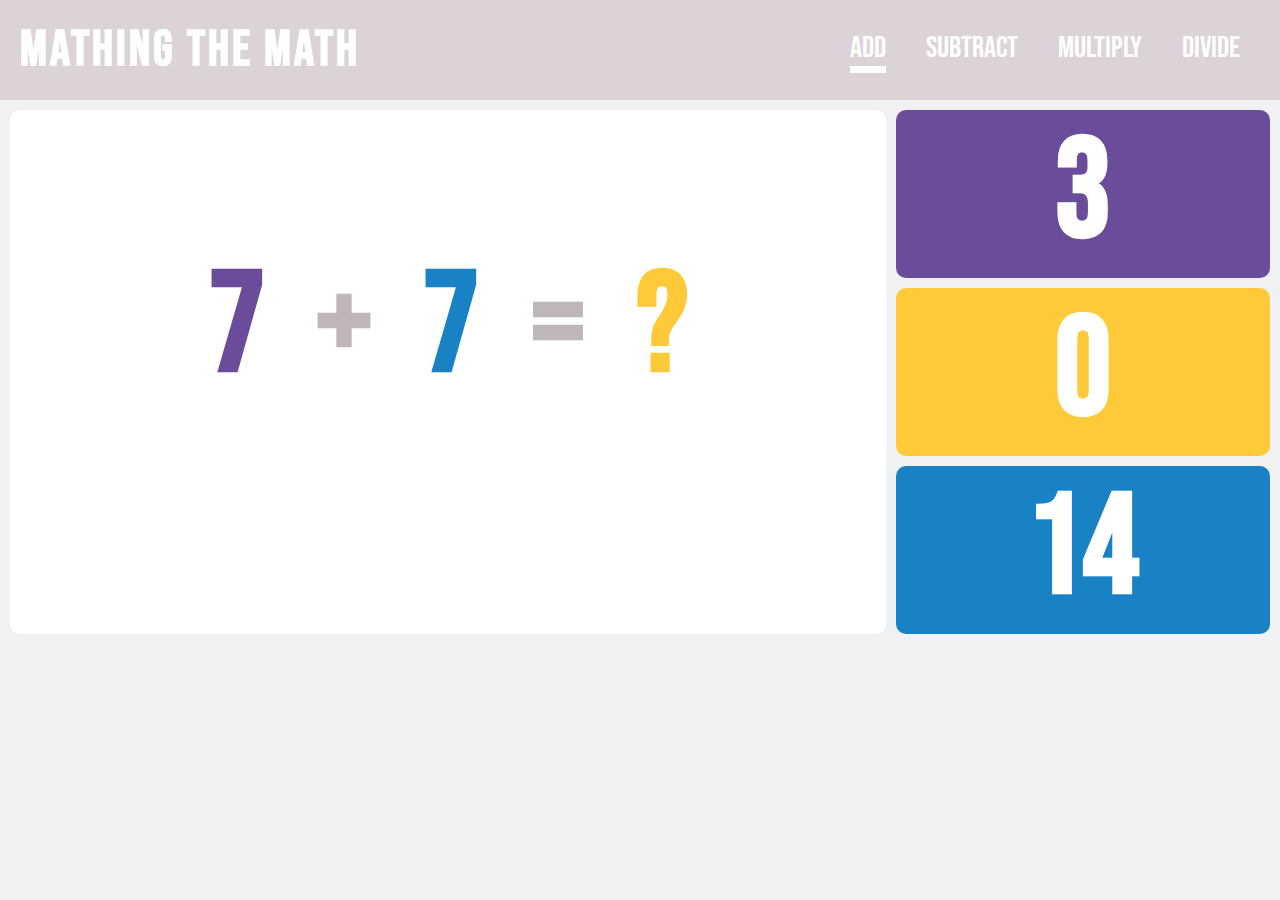
<file: index.html>
<!DOCTYPE html>
<html lang="en">
<head>
  <meta charset="UTF-8">
  <meta name="viewport" content="width=device-width, initial-scale=1.0">
  <link rel="stylesheet" href="style/style.css">
  <link rel="preconnect" href="https://fonts.googleapis.com">
  <link rel="preconnect" href="https://fonts.gstatic.com" crossorigin>
  <link href="https://fonts.googleapis.com/css2?family=Bebas+Neue&display=swap" rel="stylesheet">
  <link rel="preconnect" href="https://fonts.googleapis.com">
  <link rel="preconnect" href="https://fonts.gstatic.com" crossorigin>
  <link href="https://fonts.googleapis.com/css2?family=Libre+Baskerville&display=swap" rel="stylesheet">
  <link rel="icon" href="img/favicon_colCal.png">
  <title>Mathing the Math</title>
</head>
<body>
  <audio id="audio">
    <source src="audio/false.mp3">
  </audio>
  
  <header>
    <div class="container">
      <h1>Mathing the Math</h1>
      <ul>
        <li class="current"><a href="index.html">Add</a></li>
        <li><a href="subtract.html">Subtract</a></li>
        <li><a href="multiply.html">Multiply</a></li>
        <li><a href="divide.html">Divide</a></li>
      </ul>
    </div>
  </header>

  <section class="wrapper">
    <div class="equation">
      <h1 id="num1">1</h1>
      <h1>+</h1>
      <h1 id="num2">2</h1>
      <h1>=</h1>
      <h1 id="answer">?</h1>
    </div>

    <div class="answerOptions">
      <h1 id="option1">1</h1>
      <h1 id="option2">2</h1>
      <h1 id="option3">3</h1>
    </div>
  </section>



  <script src="scripts/add.js"></script>
</body>
</html>
</file>
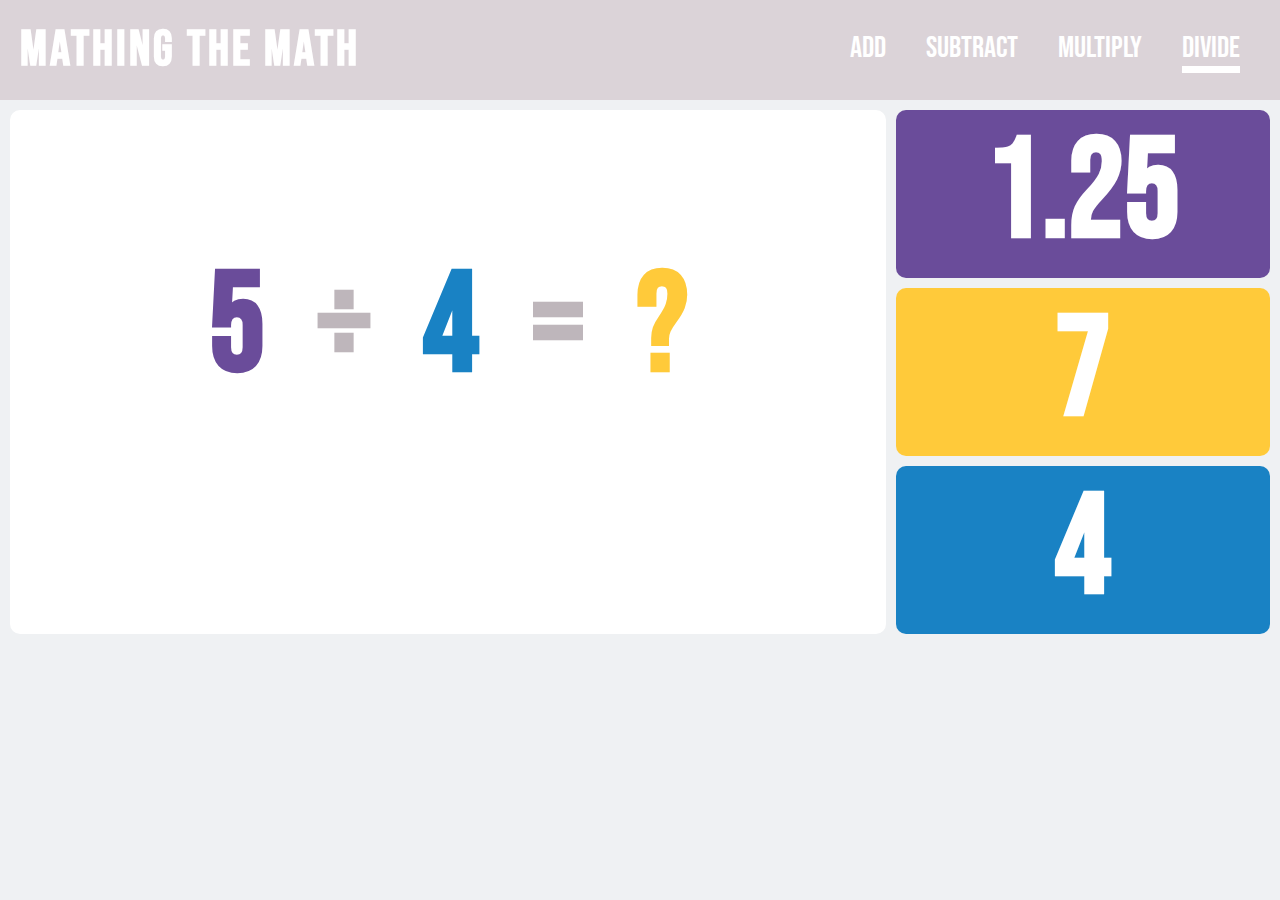
<file: divide.html>
<!DOCTYPE html>
<html lang="en">
<head>
  <meta charset="UTF-8">
  <meta name="viewport" content="width=device-width, initial-scale=1.0">
  <link rel="stylesheet" href="style/style.css">
  <link rel="preconnect" href="https://fonts.googleapis.com">
  <link rel="preconnect" href="https://fonts.gstatic.com" crossorigin>
  <link href="https://fonts.googleapis.com/css2?family=Bebas+Neue&display=swap" rel="stylesheet">
  <link rel="preconnect" href="https://fonts.googleapis.com">
  <link rel="preconnect" href="https://fonts.gstatic.com" crossorigin>
  <link href="https://fonts.googleapis.com/css2?family=Libre+Baskerville&display=swap" rel="stylesheet">
  <link rel="icon" href="img/favicon_colCal.png">
  <title>Mathing the Math</title>
</head>
<body>
  <audio id="audio">
    <source src="audio/false.mp3">
  </audio>

  <header>
    <div class="container">
      <h1>Mathing the Math</h1>
      <ul>
        <li><a href="index.html">Add</a></li>
        <li><a href="subtract.html">Subtract</a></li>
        <li><a href="multiply.html">Multiply</a></li>
        <li class="current"><a href="divide.html">Divide</a></li>
      </ul>
    </div>
  </header>

  <section class="wrapper">
    <div class="equation">
      <h1 id="num1">1</h1>
      <h1>&#247</h1>
      <h1 id="num2">2</h1>
      <h1>=</h1>
      <h1 id="answer">?</h1>
    </div>

    <div class="answerOptions">
      <h1 id="option1">1</h1>
      <h1 id="option2">2</h1>
      <h1 id="option3">3</h1>
    </div>
  </section>



  <script src="scripts/division.js"></script>
</body>
</html>
</file>
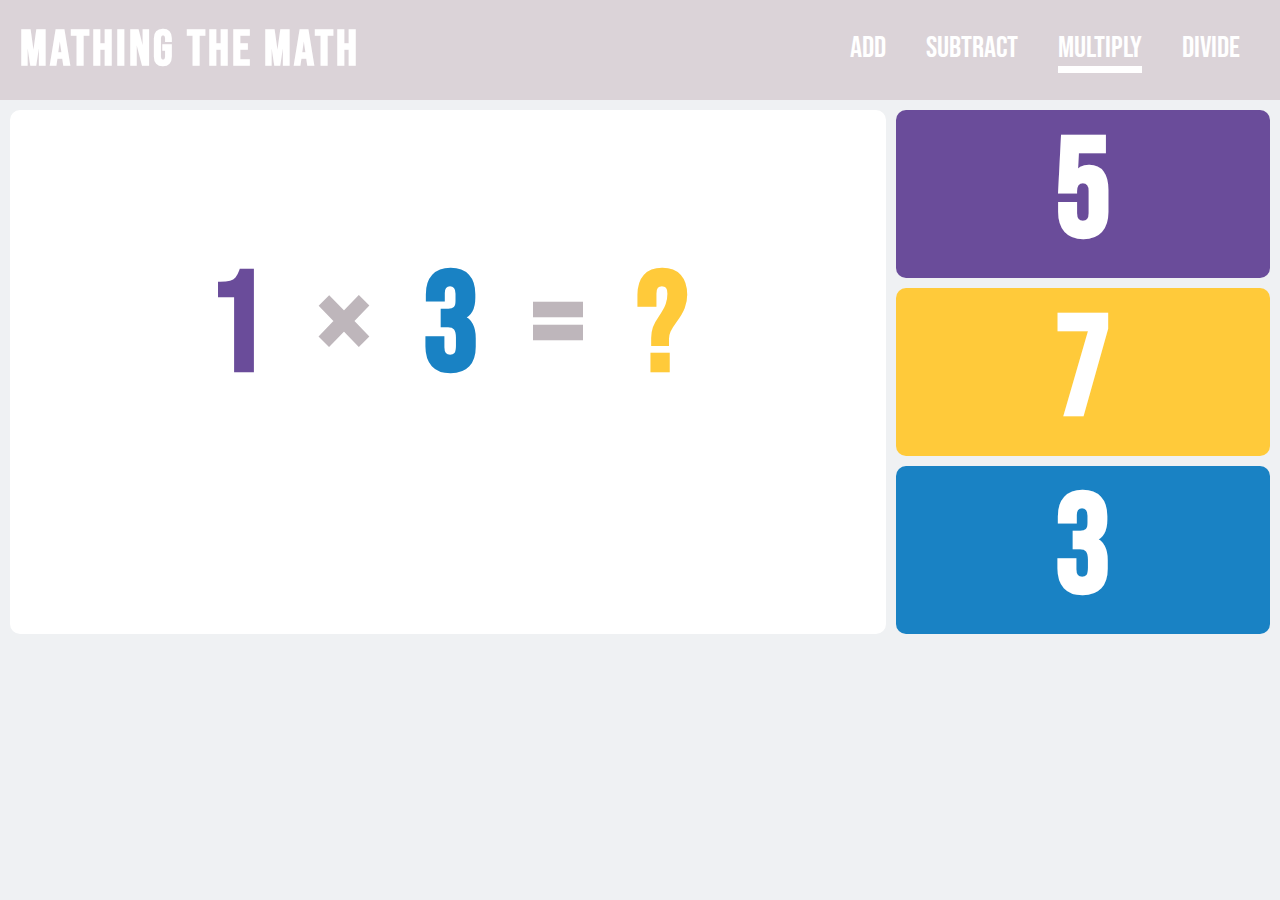
<file: multiply.html>
<!DOCTYPE html>
<html lang="en">
<head>
  <meta charset="UTF-8">
  <meta name="viewport" content="width=device-width, initial-scale=1.0">
  <link rel="stylesheet" href="style/style.css">
  <link rel="preconnect" href="https://fonts.googleapis.com">
  <link rel="preconnect" href="https://fonts.gstatic.com" crossorigin>
  <link href="https://fonts.googleapis.com/css2?family=Bebas+Neue&display=swap" rel="stylesheet">
  <link rel="preconnect" href="https://fonts.googleapis.com">
  <link rel="preconnect" href="https://fonts.gstatic.com" crossorigin>
  <link href="https://fonts.googleapis.com/css2?family=Libre+Baskerville&display=swap" rel="stylesheet">
  <link rel="icon" href="img/favicon_colCal.png">
  <title>Mathing the Math</title>
</head>
<body>
  <audio id="audio">
    <source src="audio/false.mp3">
  </audio>

  <header>
    <div class="container">
      <h1>Mathing the Math</h1>
      <ul>
        <li><a href="index.html">Add</a></li>
        <li><a href="subtract.html">Subtract</a></li>
        <li class="current"><a href="multiply.html">Multiply</a></li>
        <li><a href="divide.html">Divide</a></li>
      </ul>
    </div>
  </header>

  <section class="wrapper">
    <div class="equation">
      <h1 id="num1">1</h1>
      <h1>&#xd7</h1>
      <h1 id="num2">2</h1>
      <h1>=</h1>
      <h1 id="answer">?</h1>
    </div>

    <div class="answerOptions">
      <h1 id="option1">1</h1>
      <h1 id="option2">2</h1>
      <h1 id="option3">3</h1>
    </div>
  </section>



  <script src="scripts/multiply.js"></script>
</body>
</html>
</file>
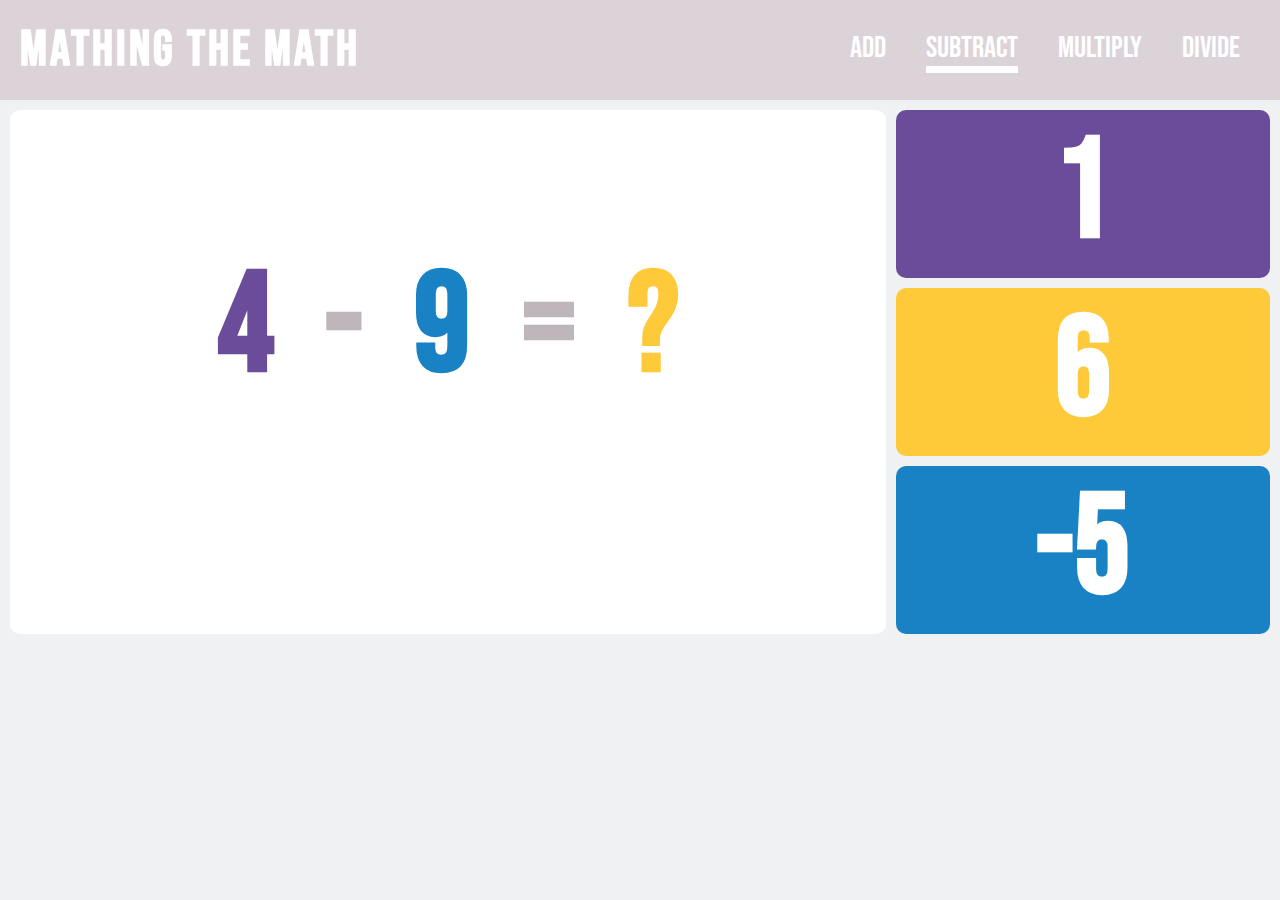
<file: subtract.html>
<!DOCTYPE html>
<html lang="en">
<head>
  <meta charset="UTF-8">
  <meta name="viewport" content="width=device-width, initial-scale=1.0">
  <link rel="stylesheet" href="style/style.css">
  <link rel="preconnect" href="https://fonts.googleapis.com">
  <link rel="preconnect" href="https://fonts.gstatic.com" crossorigin>
  <link href="https://fonts.googleapis.com/css2?family=Bebas+Neue&display=swap" rel="stylesheet">
  <link rel="preconnect" href="https://fonts.googleapis.com">
  <link rel="preconnect" href="https://fonts.gstatic.com" crossorigin>
  <link href="https://fonts.googleapis.com/css2?family=Libre+Baskerville&display=swap" rel="stylesheet">
  <link rel="icon" href="img/favicon_colCal.png">
  <title>Mathing the Math</title>
</head>
<body>
  <audio id="audio">
    <source src="audio/false.mp3">
  </audio>

  <header>
    <div class="container">
      <h1>Mathing the Math</h1>
      <ul>
        <li><a href="index.html">Add</a></li>
        <li class="current"><a href="subtract.html">Subtract</a></li>
        <li><a href="multiply.html">Multiply</a></li>
        <li><a href="divide.html">Divide</a></li>
      </ul>
    </div>
  </header>

  <section class="wrapper">
    <div class="equation">
      <h1 id="num1">1</h1>
      <h1>-</h1>
      <h1 id="num2">2</h1>
      <h1>=</h1>
      <h1 id="answer">?</h1>
    </div>

    <div class="answerOptions">
      <h1 id="option1">1</h1>
      <h1 id="option2">2</h1>
      <h1 id="option3">3</h1>
    </div>
  </section>



  <script src="scripts/subtract.js"></script>
</body>
</html>
</file>
<file: style/style.css>
*{
  padding: 0;
  margin: 0;
}

body{
  background-color: #EFF1F3;
  font-family: "Bebas Neue", "Libre Baskerville";
}

.container{
  padding: 20px;
  overflow: hidden;
  background-color: #DBD3D8;
  display: flex;
  flex-direction: row;
  justify-content: space-between;
  
}

.container h1{
  color: #FFFF;
  letter-spacing: 3px;
  font-size: 50px;
}

.container ul{
  list-style-type: none;
  display: flex;
  flex-direction: row;
  font-size: 30px;
}

.container li{
  margin-top: 10px;
  padding: 0 20px 0 20px;
}

.container a{
  text-decoration: none;
  color: #FFFF;
}

.current a::after {
  content: '_';
  background-color: #FFFF;
  font-size: 5px; 
  display: block;
}

.wrapper{
  display: grid;
  grid-template-columns: 70% 30%;
  color: #beb6bb;
  place-content: center;
}

.equation{
  background-color: #FFFF;
  border-radius: 10px;
  font-size: 70px;
  padding-top: 15%;
  text-align: center;
  margin-top: 10px;
  margin-left: 10px;
  margin-right: 10px;
}

.equation h1{
  display: inline;
  padding: 20px;
} 


.answerOptions{
  font-size: 70px;
  margin-right: 10px;
}

.answerOptions h1{
  cursor: pointer;
  color: #ffff;
  width: 100%;
  border-radius: 10px;
  margin-top: 10px;
  text-align: center;
}

#option1{
  background-color: #6A4C9A;
  transition: 2s;
}

#option1:hover{
  color: #6A4C9A;
  background-color: #FFFF;
}

#option2{
  background-color: #FFCA3A;
  transition: 2s;
}

#option2:hover{
  color: #FFCA3A;
  background-color: #FFFF;
}

#option3{
  background-color: #1982C4;
  transition: 2s;
}

#option3:hover{
  color: #1982C4;
  background-color: #FFFF;
}

#num1{
  color: #6A4C9A;
}

#num2{
  color: #1982C4;
}

#answer{
  color: #FFCA3A;
}



@media all and (min-width: 50px) and (max-width: 250px) {
  .container{
    padding: 5px;
  }

  .container h1{
    letter-spacing: 0.5px;
    font-size: 20px;
    display: flex;
    flex-direction: column;
    justify-content: center;
  }
  
  .container ul{
    font-size: 15px;
    display: flex;
    flex-direction: column;
  }
  
  .answerOptions{
    font-size: 15px;
  }

  .wrapper{
  display: grid;
  grid-template-columns: 60%; 
  }

  .equation{
    font-size: 15px;
  }
  
  .equation h1{
    display: inline;
    padding: 5px;
  } 

  .current a::after {
    content: '_';
    font-size: 2px; 
    
  }
}


@media all and (min-width: 251px) and (max-width: 1000px) {
  
  .container{
    padding: 10px;
  }

  .container h1{
    letter-spacing: 3px;
    font-size: 35px;
    display: flex;
    flex-direction: column;
    justify-content: center;
  }
  
  .container ul{
    font-size: 20px;
    display: flex;
    flex-direction: column;
  }
  
  .answerOptions{
    font-size: 30px;
  }

  .wrapper{
  display: grid;
  grid-template-columns: 70%; 
  }

  .equation{
    font-size: 30px;
   
  }
  
  .equation h1{
    display: inline;
    padding: 13px;
  } 

  .current a::after {
    content: '_';
    font-size: 2px; 
    
  }
  
}
</file>
